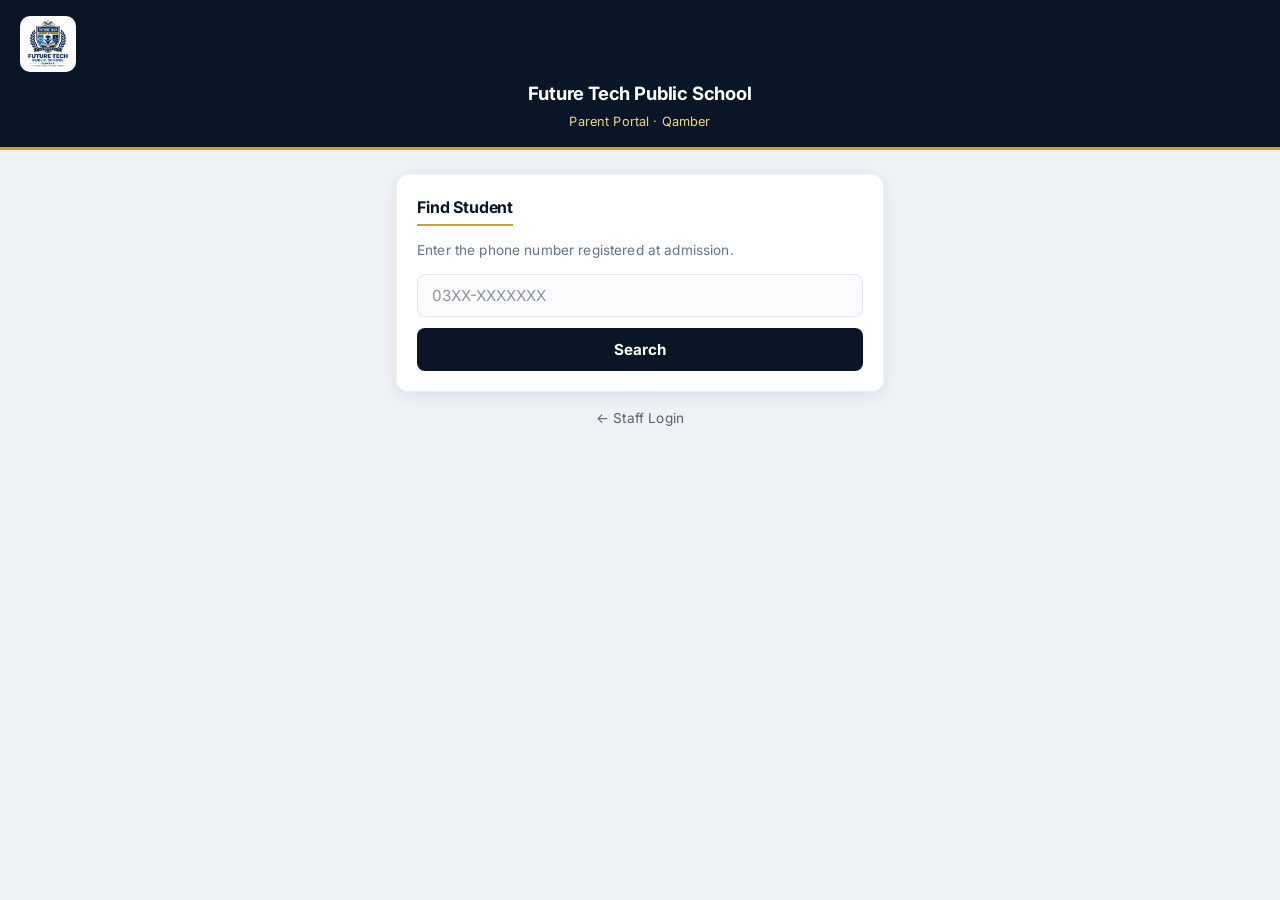
<file: parent.html>
<!DOCTYPE html>
<html lang="en">
<head>
<meta charset="UTF-8" />
<meta name="viewport" content="width=device-width, initial-scale=1.0" />
<title>Parent Portal — Future Tech Public School</title>
<meta name="theme-color" content="#0A1628" />
<link href="https://fonts.googleapis.com/css2?family=Inter:wght@400;500;600;700;800&display=swap" rel="stylesheet" />
<link rel="stylesheet" href="css/style.css" />
<style>
  body { background: #EEF1F5; font-family: Inter, system-ui, sans-serif; margin: 0; min-height: 100vh; }
  .top {
    background: #0A1628; color: #fff; padding: 1rem 1.25rem;
    border-bottom: 3px solid #C9A227; text-align: center;
  }
  .top h1 { margin: 0; font-size: 1.15rem; color: #fff; }
  .top p { margin: 0.25rem 0 0; color: #E8D48B; font-size: 0.8rem; }
  .wrap { max-width: 520px; margin: 1.5rem auto; padding: 0 1rem 2rem; }
  .card {
    background: #fff; border-radius: 12px; padding: 1.25rem;
    box-shadow: 0 4px 16px rgba(10,22,40,0.07); border: 1px solid #EEF1F5; margin-bottom: 1rem;
  }
  .card h2 { margin: 0 0 0.85rem; font-size: 1rem; color: #0A1628; border-bottom: 2px solid #C9A227; padding-bottom: 0.35rem; display: inline-block; }
  input {
    width: 100%; padding: 0.7rem 0.85rem; border: 1px solid #E2E6ED; border-radius: 8px;
    font-size: 0.95rem; margin-bottom: 0.65rem; font-family: inherit;
  }
  button.primary {
    width: 100%; background: #0A1628; color: #fff; border: none; padding: 0.75rem;
    border-radius: 8px; font-weight: 700; font-size: 0.95rem; cursor: pointer; font-family: inherit;
  }
  .result-item {
    padding: 0.75rem; border: 1px solid #E2E6ED; border-radius: 8px; margin-bottom: 0.5rem; font-size: 0.85rem;
  }
  .result-item strong { color: #0A1628; }
  .muted { color: #8B93A1; font-size: 0.8rem; }
  .back { display: block; text-align: center; margin-top: 1rem; color: #5A6270; font-size: 0.85rem; }
</style>
</head>
<body>
  <div class="top">
    <img src="icons/logo-future-tech.png" alt="Future Tech" style="height:56px;width:auto;object-fit:contain;background:#fff;border-radius:10px;padding:3px;margin-bottom:0.5rem;" />
    <h1>Future Tech Public School</h1>
    <p>Parent Portal · Qamber</p>
  </div>
  <div class="wrap">
    <div class="card">
      <h2>Find Student</h2>
      <p class="muted" style="margin-top:0">Enter the phone number registered at admission.</p>
      <input type="tel" id="parent-phone" placeholder="03XX-XXXXXXX" />
      <button class="primary" id="parent-search">Search</button>
    </div>
    <div class="card" id="results" style="display:none">
      <h2>Results</h2>
      <div id="results-body"></div>
    </div>
    <a class="back" href="index.html">← Staff Login</a>
  </div>
  <script type="module">
    import { getAllLocal } from './js/db.js';

    document.getElementById('parent-search').addEventListener('click', async () => {
      const phone = (document.getElementById('parent-phone').value || '').replace(/\D/g, '');
      if (phone.length < 10) { alert('Enter a valid phone number'); return; }

      const students = await getAllLocal('students');
      const matched = students.filter(s => {
        const p = String(s.phone || s.guardianContact || '').replace(/\D/g, '');
        return p.includes(phone) || phone.includes(p);
      });

      const box = document.getElementById('results');
      const body = document.getElementById('results-body');
      box.style.display = 'block';

      if (!matched.length) {
        body.innerHTML = '<p class="muted">No student found for this number on this device.</p>';
        return;
      }

      const challans = await getAllLocal('feeChallans');
      const attendance = await getAllLocal('attendance');

      body.innerHTML = matched.map(s => {
        const fees = challans.filter(c => c.studentId === s.id || c.studentName === s.name);
        const unpaid = fees.filter(c => (c.status || '').toLowerCase() !== 'paid');
        const att = attendance.filter(a => a.studentId === s.id).slice(0, 10);
        const present = att.filter(a => a.status === 'Present').length;
        return `
          <div class="result-item">
            <strong>${s.name || '—'}</strong>
            <div class="muted">${s.className || s.course || ''} · ${s.module || ''}</div>
            <div style="margin-top:0.4rem">Unpaid challans: <strong>${unpaid.length}</strong> / Total: ${fees.length}</div>
            <div>Recent attendance shown: ${att.length} (Present: ${present})</div>
          </div>
        `;
      }).join('');
    });
  </script>
</body>
</html>
</file>
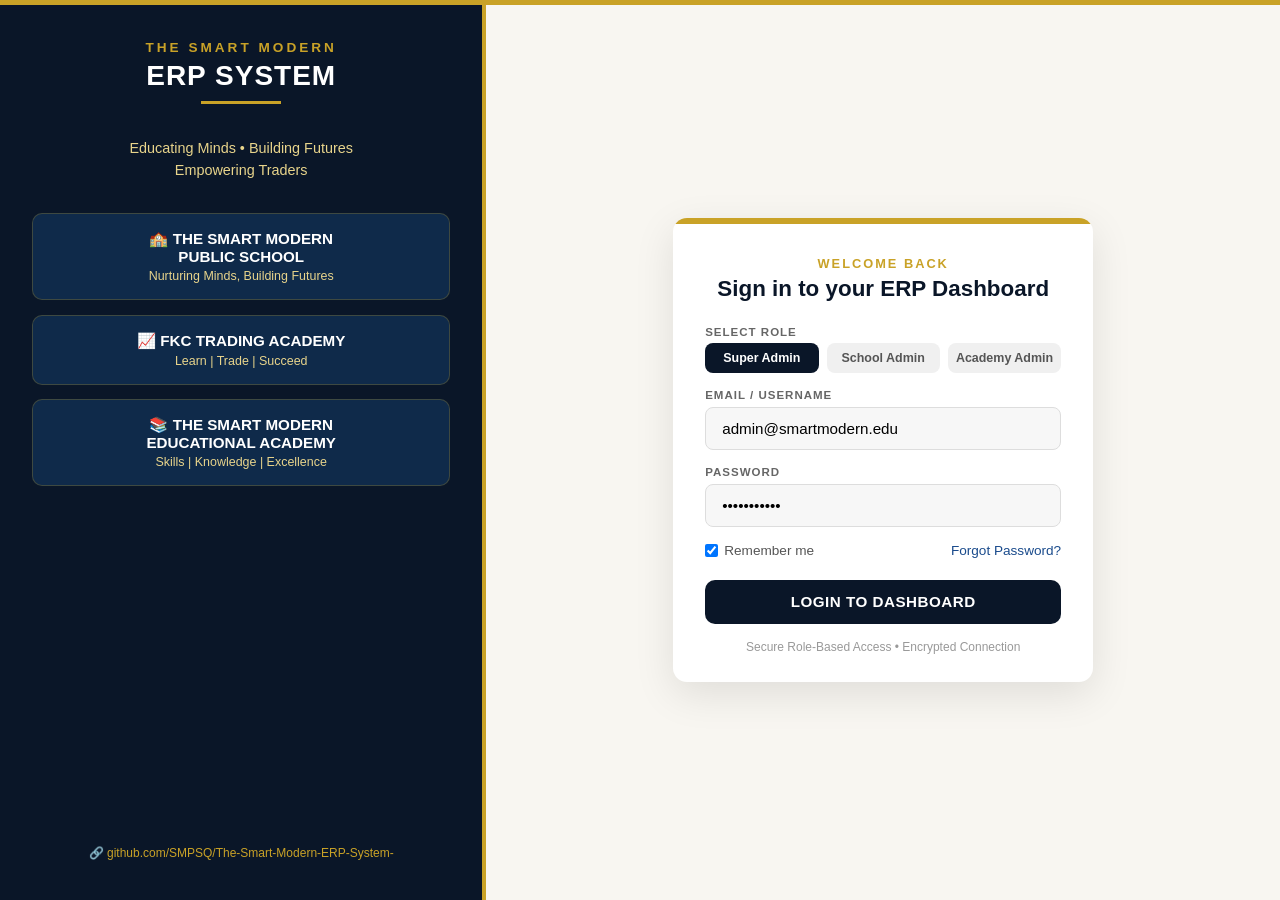
<file: mockups/login.html>
<!DOCTYPE html>
<html lang="en">
<head>
  <meta charset="UTF-8" />
  <meta name="viewport" content="width=device-width, initial-scale=1.0" />
  <title>The Smart Modern ERP System — Login</title>
  <style>
    :root {
      --navy: #0A1628;
      --dark-navy: #06101C;
      --blue: #1A4B8C;
      --gold: #C9A227;
      --light-gold: #E8D48B;
      --cream: #F5F0E6;
      --light-bg: #F8F6F1;
      --white: #FFFFFF;
      --soft: #F0F0F0;
    }
    * { box-sizing: border-box; margin: 0; padding: 0; }
    body {
      font-family: 'Segoe UI', Arial, sans-serif;
      min-height: 100vh;
      display: flex;
      background: var(--light-bg);
    }
    .left {
      width: 38%;
      min-width: 320px;
      background: var(--navy);
      color: white;
      padding: 2.5rem 2rem;
      display: flex;
      flex-direction: column;
      border-right: 4px solid var(--gold);
      position: relative;
    }
    .left::before {
      content: '';
      position: absolute;
      top: 0; left: 0; right: 0;
      height: 5px;
      background: var(--gold);
    }
    .brand {
      text-align: center;
      margin-bottom: 1.5rem;
    }
    .brand .sub {
      color: var(--gold);
      font-size: 0.85rem;
      letter-spacing: 3px;
      font-weight: 600;
    }
    .brand h1 {
      font-size: 1.75rem;
      margin: 0.3rem 0;
      letter-spacing: 1px;
    }
    .brand .line {
      width: 80px;
      height: 3px;
      background: var(--gold);
      margin: 0.6rem auto;
    }
    .tagline {
      text-align: center;
      color: var(--light-gold);
      font-size: 0.9rem;
      line-height: 1.5;
      margin-bottom: 2rem;
    }
    .inst {
      background: #0F2A4A;
      border-radius: 10px;
      padding: 1rem 1.1rem;
      margin-bottom: 0.9rem;
      text-align: center;
      border: 1px solid rgba(201,162,39,0.25);
    }
    .inst h3 {
      font-size: 0.95rem;
      margin-bottom: 0.25rem;
    }
    .inst p {
      font-size: 0.78rem;
      color: var(--light-gold);
    }
    .github {
      margin-top: auto;
      text-align: center;
      font-size: 0.75rem;
      color: var(--gold);
      padding-top: 1.5rem;
    }
    .github a { color: var(--gold); text-decoration: none; }
    .github a:hover { text-decoration: underline; }

    .right {
      flex: 1;
      display: flex;
      align-items: center;
      justify-content: center;
      padding: 2rem;
      position: relative;
    }
    .right::before {
      content: '';
      position: absolute;
      top: 0; left: 0; right: 0;
      height: 5px;
      background: var(--gold);
    }
    .card {
      background: white;
      width: 100%;
      max-width: 420px;
      border-radius: 14px;
      box-shadow: 0 12px 40px rgba(0,0,0,0.1);
      overflow: hidden;
    }
    .card-top {
      height: 6px;
      background: var(--gold);
    }
    .card-body {
      padding: 2rem 2rem 1.75rem;
    }
    .welcome {
      text-align: center;
      margin-bottom: 1.5rem;
    }
    .welcome .small {
      color: var(--gold);
      font-size: 0.8rem;
      letter-spacing: 2px;
      font-weight: 600;
    }
    .welcome h2 {
      color: var(--navy);
      font-size: 1.4rem;
      margin-top: 0.3rem;
    }
    label {
      display: block;
      font-size: 0.72rem;
      font-weight: 600;
      color: #666;
      letter-spacing: 1px;
      margin-bottom: 0.35rem;
      margin-top: 1rem;
    }
    .roles {
      display: flex;
      gap: 0.5rem;
      flex-wrap: wrap;
    }
    .role-btn {
      flex: 1;
      min-width: 100px;
      padding: 0.5rem 0.4rem;
      border: none;
      border-radius: 8px;
      font-size: 0.78rem;
      font-weight: 600;
      cursor: pointer;
      background: var(--soft);
      color: #555;
      transition: 0.2s;
    }
    .role-btn.active {
      background: var(--navy);
      color: white;
    }
    .role-btn:hover:not(.active) {
      background: #e0e0e0;
    }
    input[type="text"],
    input[type="password"] {
      width: 100%;
      padding: 0.75rem 1rem;
      border: 1px solid #ddd;
      border-radius: 8px;
      font-size: 0.95rem;
      background: #f7f7f7;
      outline: none;
      transition: 0.2s;
    }
    input:focus {
      border-color: var(--gold);
      background: white;
      box-shadow: 0 0 0 3px rgba(201,162,39,0.15);
    }
    .row {
      display: flex;
      justify-content: space-between;
      align-items: center;
      margin-top: 1rem;
      font-size: 0.85rem;
      color: #555;
    }
    .row a {
      color: var(--blue);
      text-decoration: none;
    }
    .row a:hover { text-decoration: underline; }
    .login-btn {
      width: 100%;
      margin-top: 1.4rem;
      padding: 0.85rem;
      background: var(--navy);
      color: white;
      border: none;
      border-radius: 10px;
      font-size: 0.95rem;
      font-weight: 700;
      letter-spacing: 0.5px;
      cursor: pointer;
      transition: 0.2s;
    }
    .login-btn:hover {
      background: #0f2540;
      transform: translateY(-1px);
    }
    .secure {
      text-align: center;
      margin-top: 1rem;
      font-size: 0.75rem;
      color: #999;
    }
    @media (max-width: 800px) {
      body { flex-direction: column; }
      .left { width: 100%; min-width: unset; border-right: none; border-bottom: 4px solid var(--gold); }
    }
  </style>
</head>
<body>
  <div class="left">
    <div class="brand">
      <div class="sub">THE SMART MODERN</div>
      <h1>ERP SYSTEM</h1>
      <div class="line"></div>
    </div>
    <p class="tagline">Educating Minds  •  Building Futures<br>Empowering Traders</p>

    <div class="inst">
      <h3>🏫  THE SMART MODERN<br>PUBLIC SCHOOL</h3>
      <p>Nurturing Minds, Building Futures</p>
    </div>
    <div class="inst">
      <h3>📈  FKC TRADING ACADEMY</h3>
      <p>Learn  |  Trade  |  Succeed</p>
    </div>
    <div class="inst">
      <h3>📚  THE SMART MODERN<br>EDUCATIONAL ACADEMY</h3>
      <p>Skills  |  Knowledge  |  Excellence</p>
    </div>

    <div class="github">
      🔗 <a href="https://github.com/SMPSQ/The-Smart-Modern-ERP-System-" target="_blank">github.com/SMPSQ/The-Smart-Modern-ERP-System-</a>
    </div>
  </div>

  <div class="right">
    <div class="card">
      <div class="card-top"></div>
      <div class="card-body">
        <div class="welcome">
          <div class="small">WELCOME BACK</div>
          <h2>Sign in to your ERP Dashboard</h2>
        </div>

        <label>SELECT ROLE</label>
        <div class="roles">
          <button class="role-btn active" onclick="selectRole(this)">Super Admin</button>
          <button class="role-btn" onclick="selectRole(this)">School Admin</button>
          <button class="role-btn" onclick="selectRole(this)">Academy Admin</button>
        </div>

        <label>EMAIL / USERNAME</label>
        <input type="text" placeholder="admin@smartmodern.edu" value="admin@smartmodern.edu" />

        <label>PASSWORD</label>
        <input type="password" placeholder="••••••••••••" value="password123" />

        <div class="row">
          <label style="margin:0; display:flex; align-items:center; gap:6px; font-size:0.85rem; letter-spacing:0; font-weight:400; color:#555;">
            <input type="checkbox" checked /> Remember me
          </label>
          <a href="#">Forgot Password?</a>
        </div>

        <button class="login-btn" onclick="alert('Demo only — connect to your backend login API')">LOGIN TO DASHBOARD</button>
        <p class="secure">Secure Role-Based Access  •  Encrypted Connection</p>
      </div>
    </div>
  </div>

  <script>
    function selectRole(btn) {
      document.querySelectorAll('.role-btn').forEach(b => b.classList.remove('active'));
      btn.classList.add('active');
    }
  </script>
</body>
</html>
</file>
<file: css/style.css>
/* ============================================================
   FUTURE TECH PUBLIC SCHOOL ERP — Design System v5
   Navy + Gold · Modern · Consistent
   ============================================================ */

@import url('https://fonts.googleapis.com/css2?family=Inter:wght@400;500;600;700;800&display=swap');

:root {
  --navy: #0A1628;
  --navy-mid: #0F2A4A;
  --dark-navy: #06101C;
  --gold: #C9A227;
  --gold-light: #E8D48B;
  --gold-soft: rgba(201, 162, 39, 0.12);
  --bg: #F0F2F5;
  --surface: #FFFFFF;
  --border: #E2E6ED;
  --border-soft: #EEF1F5;
  --text: #1A1D26;
  --text-secondary: #5A6270;
  --muted: #8B93A1;
  --ok: #1B7A4E;
  --ok-bg: rgba(27, 122, 78, 0.1);
  --danger: #B91C1C;
  --danger-bg: rgba(185, 28, 28, 0.1);
  --shadow-sm: 0 1px 3px rgba(10, 22, 40, 0.06);
  --shadow: 0 4px 16px rgba(10, 22, 40, 0.07);
  --shadow-lg: 0 12px 32px rgba(10, 22, 40, 0.1);
  --radius: 12px;
  --radius-sm: 8px;
  --radius-full: 999px;
  --font: 'Inter', 'Segoe UI', system-ui, -apple-system, sans-serif;
  --fs-xs: 0.7rem;
  --fs-sm: 0.8rem;
  --fs-base: 0.9rem;
  --fs-md: 1rem;
  --fs-lg: 1.15rem;
  --fs-xl: 1.35rem;
  --fs-2xl: 1.6rem;
}

*, *::before, *::after { box-sizing: border-box; }
html { -webkit-font-smoothing: antialiased; -moz-osx-font-smoothing: grayscale; }

body {
  margin: 0;
  font-family: var(--font);
  font-size: var(--fs-base);
  line-height: 1.5;
  color: var(--text);
  background: var(--bg);
  min-height: 100vh;
}

a { color: inherit; text-decoration: none; }
img { max-width: 100%; display: block; }

h1, h2, h3, h4 {
  font-weight: 700;
  letter-spacing: -0.02em;
  color: var(--navy);
  margin: 0;
}
h1 { font-size: var(--fs-2xl); }
h2 { font-size: var(--fs-xl); }
h3 { font-size: var(--fs-lg); }

button, .primary-btn, .mini-btn, .ghost-btn, .status-btn {
  font-family: var(--font);
  cursor: pointer;
  border: none;
  transition: all 0.15s ease;
}

.primary-btn, .inline-form button {
  background: var(--navy);
  color: #fff;
  padding: 0.55rem 1.15rem;
  border-radius: var(--radius-sm);
  font-weight: 600;
  font-size: var(--fs-sm);
  letter-spacing: 0.01em;
}
.primary-btn:hover, .inline-form button:hover {
  background: var(--navy-mid);
  box-shadow: var(--shadow-sm);
}

.mini-btn {
  background: var(--navy);
  color: #fff;
  padding: 0.3rem 0.65rem;
  border-radius: 6px;
  font-size: var(--fs-xs);
  font-weight: 600;
}
.mini-btn:hover { background: var(--navy-mid); }
.mini-btn.danger { background: var(--danger); }
.mini-btn.danger:hover { background: #991b1b; }
.mini-btn.ghost {
  background: #fff;
  border: 1px solid #0A1628;
  color: #0A1628;
  font-weight: 700;
}
.mini-btn.ghost:hover {
  border-color: var(--gold);
  color: #0A1628;
  background: var(--gold-soft);
}
.mini-btn.edit {
  background: #0F2A4A;
  color: #E8D48B;
  border: 1px solid #C9A227;
}
.mini-btn.edit:hover {
  background: #0A1628;
  color: #C9A227;
}

.ghost-btn {
  background: transparent;
  border: 1px solid rgba(255,255,255,0.3);
  color: #fff;
  padding: 0.35rem 0.85rem;
  border-radius: var(--radius-sm);
  font-size: var(--fs-sm);
  font-weight: 500;
}
.ghost-btn:hover { background: rgba(255,255,255,0.1); border-color: rgba(255,255,255,0.5); }

.status-btn {
  border-radius: var(--radius-full);
  padding: 0.25rem 0.75rem;
  font-size: var(--fs-xs);
  font-weight: 700;
  letter-spacing: 0.02em;
}
.status-btn--paid { background: var(--ok-bg); color: var(--ok); }
.status-btn--unpaid { background: var(--danger-bg); color: var(--danger); }

input, select, textarea {
  font-family: var(--font);
  font-size: var(--fs-base);
  color: var(--text);
  background: #FAFBFC;
  border: 1px solid var(--border);
  border-radius: var(--radius-sm);
  padding: 0.55rem 0.75rem;
  outline: none;
  transition: border-color 0.15s, box-shadow 0.15s;
}
input:focus, select:focus, textarea:focus {
  border-color: var(--gold);
  background: #fff;
  box-shadow: 0 0 0 3px var(--gold-soft);
}
input::placeholder, textarea::placeholder { color: var(--muted); }

label {
  display: block;
  font-size: var(--fs-xs);
  font-weight: 600;
  color: var(--text-secondary);
  letter-spacing: 0.03em;
  margin-bottom: 0.3rem;
  text-transform: uppercase;
}

.inline-form {
  display: flex;
  flex-wrap: wrap;
  gap: 0.5rem;
  align-items: center;
  margin-bottom: 0.85rem;
}
.inline-form input,
.inline-form select {
  flex: 1 1 140px;
  min-width: 120px;
}
.inline-form button { flex: 0 0 auto; }

.form-grid {
  display: grid;
  grid-template-columns: repeat(auto-fit, minmax(200px, 1fr));
  gap: 0.85rem 1rem;
  margin-bottom: 1.15rem;
}
.form-grid input,
.form-grid select,
.form-grid textarea { width: 100%; }
.form-section-title {
  grid-column: 1 / -1;
  font-size: var(--fs-sm);
  font-weight: 700;
  color: var(--navy);
  border-bottom: 2px solid var(--gold);
  padding-bottom: 0.35rem;
  margin: 0.4rem 0 0.15rem;
  letter-spacing: 0.02em;
}
.form-full { grid-column: 1 / -1; }

.filter-row {
  display: flex;
  gap: 0.6rem;
  margin-bottom: 0.85rem;
  flex-wrap: wrap;
}
.filter-row select,
.filter-row input { flex: 1; min-width: 130px; }

.panel {
  background: var(--surface);
  border-radius: var(--radius);
  padding: 1.25rem 1.35rem;
  box-shadow: var(--shadow);
  margin-bottom: 1.25rem;
  border: 1px solid var(--border-soft);
}
.panel h3 {
  margin: 0 0 0.95rem;
  font-size: var(--fs-md);
  color: var(--navy);
  border-bottom: 2px solid var(--gold);
  padding-bottom: 0.4rem;
  display: inline-block;
  font-weight: 700;
}

ul.data-list, ul.visitor-list {
  list-style: none;
  margin: 0;
  padding: 0;
  display: flex;
  flex-direction: column;
  gap: 0.5rem;
  max-height: 440px;
  overflow-y: auto;
}
ul.data-list li, ul.visitor-list li {
  display: flex;
  flex-wrap: wrap;
  align-items: center;
  gap: 0.45rem 0.5rem;
  background: #fff;
  border: 1px solid var(--border);
  border-radius: var(--radius-sm);
  padding: 0.75rem 0.9rem;
  font-size: var(--fs-sm);
  transition: border-color 0.15s, box-shadow 0.15s;
}
ul.data-list li .actions, ul.visitor-list li .actions {
  margin-left: auto;
  display: flex;
  flex-wrap: wrap;
  gap: 0.35rem;
  align-items: center;
}
ul.data-list li:hover, ul.visitor-list li:hover {
  border-color: var(--border);
}

.tag {
  background: var(--navy);
  color: var(--gold-light);
  padding: 0.15rem 0.55rem;
  border-radius: var(--radius-full);
  font-size: var(--fs-xs);
  font-weight: 600;
  letter-spacing: 0.02em;
}
.amount { font-weight: 700; color: var(--navy); font-variant-numeric: tabular-nums; }
.reason, .muted { color: var(--muted); font-size: var(--fs-sm); }
.visitor-time { margin-left: auto; color: var(--muted); font-size: var(--fs-xs); }
.hint {
  color: var(--muted);
  font-size: var(--fs-xs);
  margin-top: 0.6rem;
  line-height: 1.4;
}

.back-link {
  display: inline-flex;
  align-items: center;
  gap: 0.3rem;
  color: var(--text-secondary);
  font-size: var(--fs-sm);
  font-weight: 500;
  margin-bottom: 1.1rem;
  transition: color 0.15s;
}
.back-link:hover { color: var(--navy); }

.dash-header {
  background: var(--navy);
  color: #fff;
  padding: 0.75rem 1.35rem;
  display: flex;
  align-items: center;
  justify-content: space-between;
  border-bottom: 3px solid var(--gold);
  position: sticky;
  top: 0;
  z-index: 100;
}
.dash-header__brand {
  display: flex;
  align-items: center;
  gap: 0.65rem;
  font-weight: 600;
  font-size: var(--fs-base);
}
.crest-sm {
  background: var(--gold);
  color: var(--navy);
  font-weight: 800;
  font-size: var(--fs-xs);
  padding: 0.3rem 0.5rem;
  border-radius: 5px;
  letter-spacing: 0.05em;
}
.dash-header__right {
  display: flex;
  align-items: center;
  gap: 0.75rem;
  font-size: var(--fs-sm);
}
.sync-pill {
  padding: 0.25rem 0.7rem;
  border-radius: var(--radius-full);
  font-size: var(--fs-xs);
  font-weight: 500;
  background: rgba(255,255,255,0.08);
  border: 1px solid rgba(255,255,255,0.15);
}
.sync-pill--ok { color: #4ade80; border-color: rgba(74, 222, 128, 0.5); }
.sync-pill--busy { color: var(--gold-light); border-color: var(--gold); }
.sync-pill--offline { color: #fbbf24; border-color: rgba(251, 191, 36, 0.5); }
.user-chip {
  opacity: 0.9;
  max-width: 150px;
  overflow: hidden;
  text-overflow: ellipsis;
  white-space: nowrap;
  font-weight: 500;
}

.module-main {
  max-width: 1000px;
  margin: 0 auto;
  padding: 1.35rem 1.5rem 3rem;
}

.data-table {
  width: 100%;
  border-collapse: collapse;
  font-size: var(--fs-sm);
}
.data-table th {
  text-align: left;
  padding: 0.65rem 0.55rem;
  border-bottom: 2px solid var(--gold);
  color: var(--navy);
  font-weight: 700;
  font-size: var(--fs-xs);
  text-transform: uppercase;
  letter-spacing: 0.04em;
}
.data-table td {
  padding: 0.6rem 0.55rem;
  border-bottom: 1px solid var(--border-soft);
}
.data-table tr:hover td { background: var(--bg); }

::-webkit-scrollbar { width: 6px; height: 6px; }
::-webkit-scrollbar-track { background: transparent; }
::-webkit-scrollbar-thumb {
  background: #C5CAD3;
  border-radius: 3px;
}
::-webkit-scrollbar-thumb:hover { background: #A0A7B3; }

@media (max-width: 700px) {
  .dash-header__right { gap: 0.4rem; }
  .user-chip { display: none; }
  .module-main { padding: 1rem 1rem 2.5rem; }
  .panel { padding: 1rem; }
  .form-grid { grid-template-columns: 1fr; }
}

@media print {
  .dash-header, .sidebar, .back-link, .ghost-btn, .mini-btn { display: none !important; }
}


/* ===== HIGH CONTRAST ACTION BUTTONS (always visible) ===== */
ul.data-list li, ul.visitor-list li {
  background: #ffffff !important;
  color: #1A1D26 !important;
  border: 1px solid #D0D5DD !important;
}
ul.data-list li strong {
  color: #0A1628 !important;
}
ul.data-list li .actions,
ul.visitor-list li .actions {
  margin-left: auto;
  display: inline-flex !important;
  flex-wrap: wrap;
  gap: 6px;
  align-items: center;
}
.mini-btn {
  display: inline-block !important;
  visibility: visible !important;
  opacity: 1 !important;
  min-width: 52px;
  text-align: center;
  padding: 0.35rem 0.7rem !important;
  font-size: 0.72rem !important;
  font-weight: 700 !important;
  border-radius: 6px !important;
  line-height: 1.2;
  white-space: nowrap;
}
.mini-btn.edit {
  background: #0A1628 !important;
  color: #C9A227 !important;
  border: 1px solid #C9A227 !important;
}
.mini-btn.edit:hover {
  background: #C9A227 !important;
  color: #0A1628 !important;
}
.mini-btn.ghost {
  background: #F0F2F5 !important;
  color: #0A1628 !important;
  border: 1px solid #0A1628 !important;
}
.mini-btn.ghost:hover {
  background: #0A1628 !important;
  color: #fff !important;
}
.mini-btn.danger {
  background: #B91C1C !important;
  color: #fff !important;
  border: 1px solid #B91C1C !important;
}
.mini-btn.danger:hover {
  background: #991B1B !important;
}
.mini-btn:not(.edit):not(.ghost):not(.danger) {
  background: #0A1628 !important;
  color: #fff !important;
}

/* FONT CLARITY AUDIT */
html { font-size: 16px; -webkit-font-smoothing: antialiased; -moz-osx-font-smoothing: grayscale; }
body {
  font-family: var(--font) !important;
  color: #0F172A;
  line-height: 1.5;
  letter-spacing: 0.01em;
}
h1, h2, h3, h4 { letter-spacing: -0.01em; color: #0A1628; }
input, select, textarea, button {
  font-family: var(--font) !important;
  font-size: 0.95rem;
}
.muted, .hint { color: #64748B !important; font-size: 0.85rem !important; }
.tag { font-size: 0.75rem !important; font-weight: 700; }
.data-list li, .visitor-list li { font-size: 0.9rem !important; line-height: 1.45; }
.mini-btn { font-size: 0.8rem !important; font-weight: 700 !important; }



/* Personal data privacy — non-admin roles hide sensitive fields
   Append to css/style.css */

body.privacy-mode .privacy-restricted {
  display: none !important;
}

/* Mask patterns in lists when privacy-mode is on */
body.privacy-mode [data-sensitive],
body.privacy-mode .sensitive-phone,
body.privacy-mode .sensitive-cnic,
body.privacy-mode .sensitive-salary {
  filter: blur(5px);
  user-select: none;
  pointer-events: none;
}

body.privacy-mode .sensitive-phone::after,
body.privacy-mode .sensitive-cnic::after,
body.privacy-mode .sensitive-salary::after {
  content: ' (hidden)';
  filter: none;
  font-size: 0.75em;
  color: #94A3B8;
}

/* Staff / payroll forms: salary fields hidden for non-admins via JS class */
body.privacy-mode #staff-salary,
body.privacy-mode #staff-phone,
body.privacy-mode input[id*="cnic" i],
body.privacy-mode input[id*="phone" i]:not(#login-email):not(#login-password) {
  /* JS applyPersonalDataPrivacy already hides wrappers; this is backup */
}
</file>
